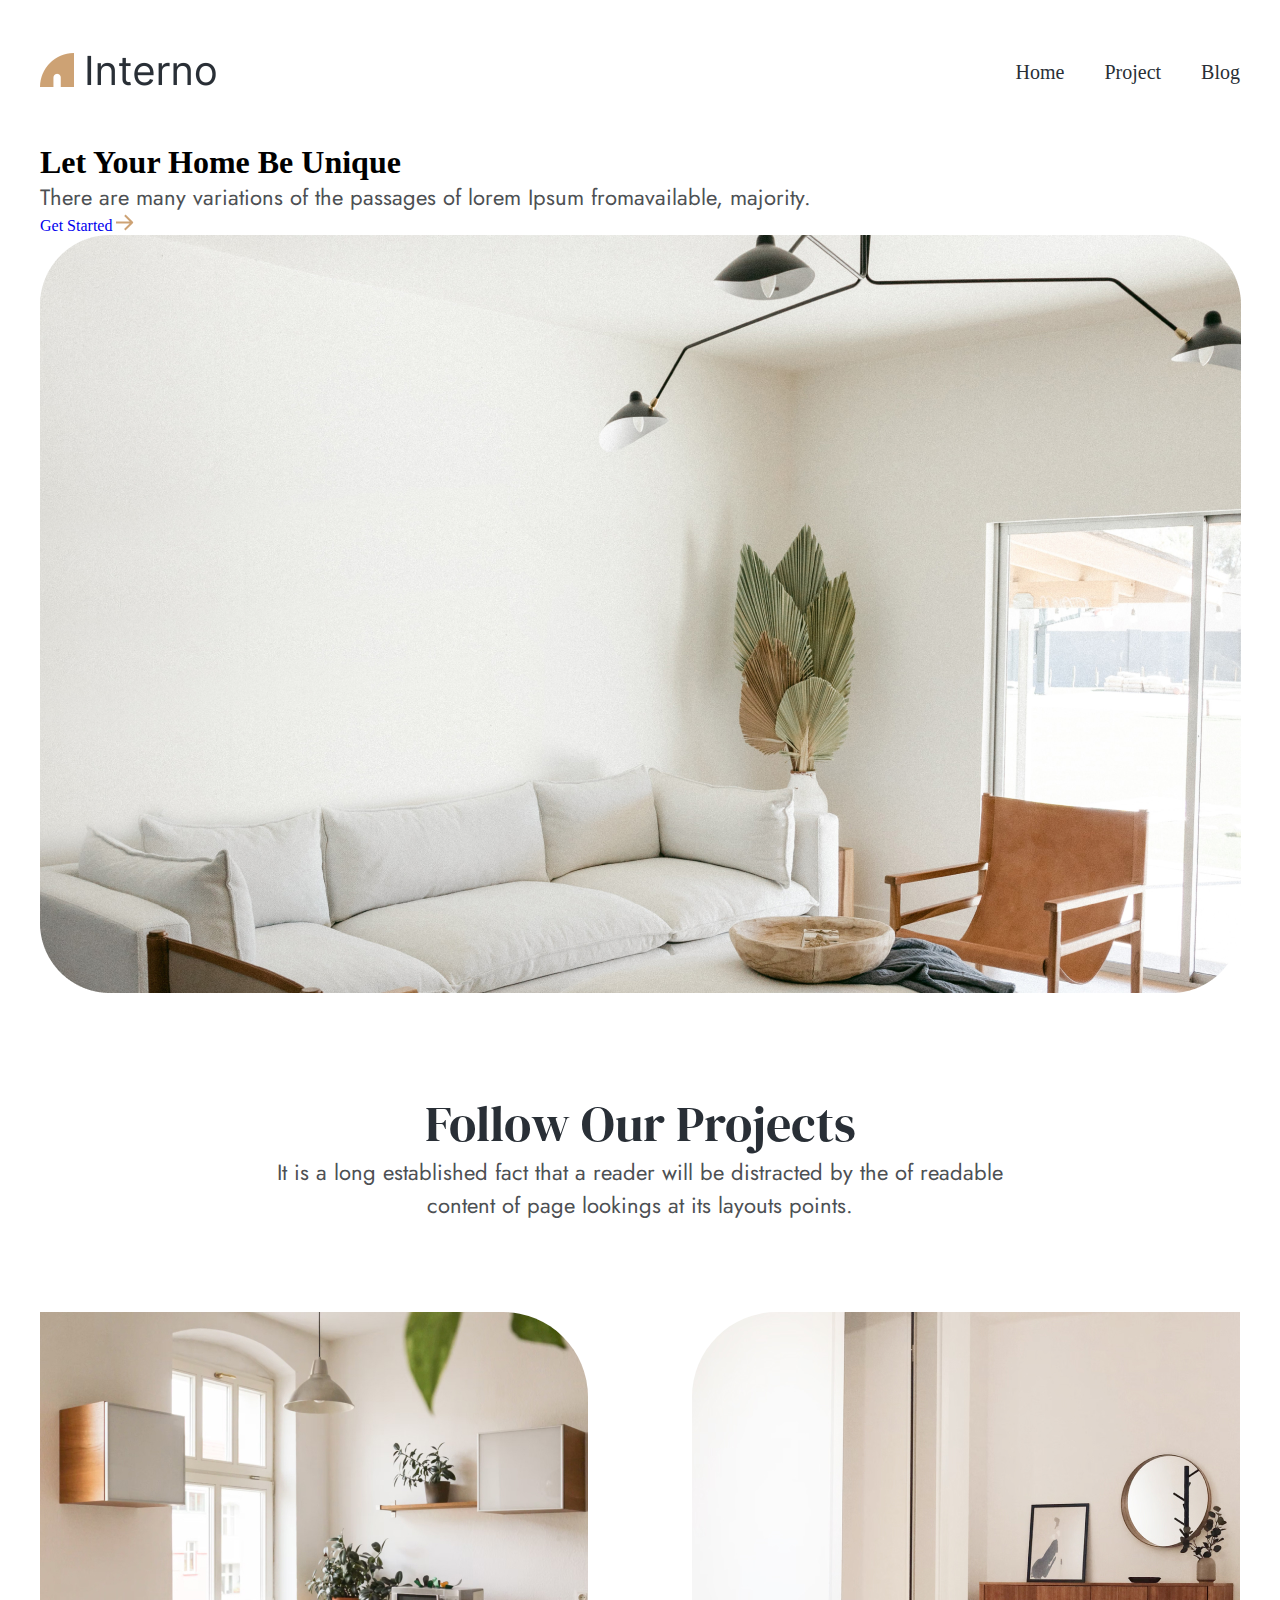
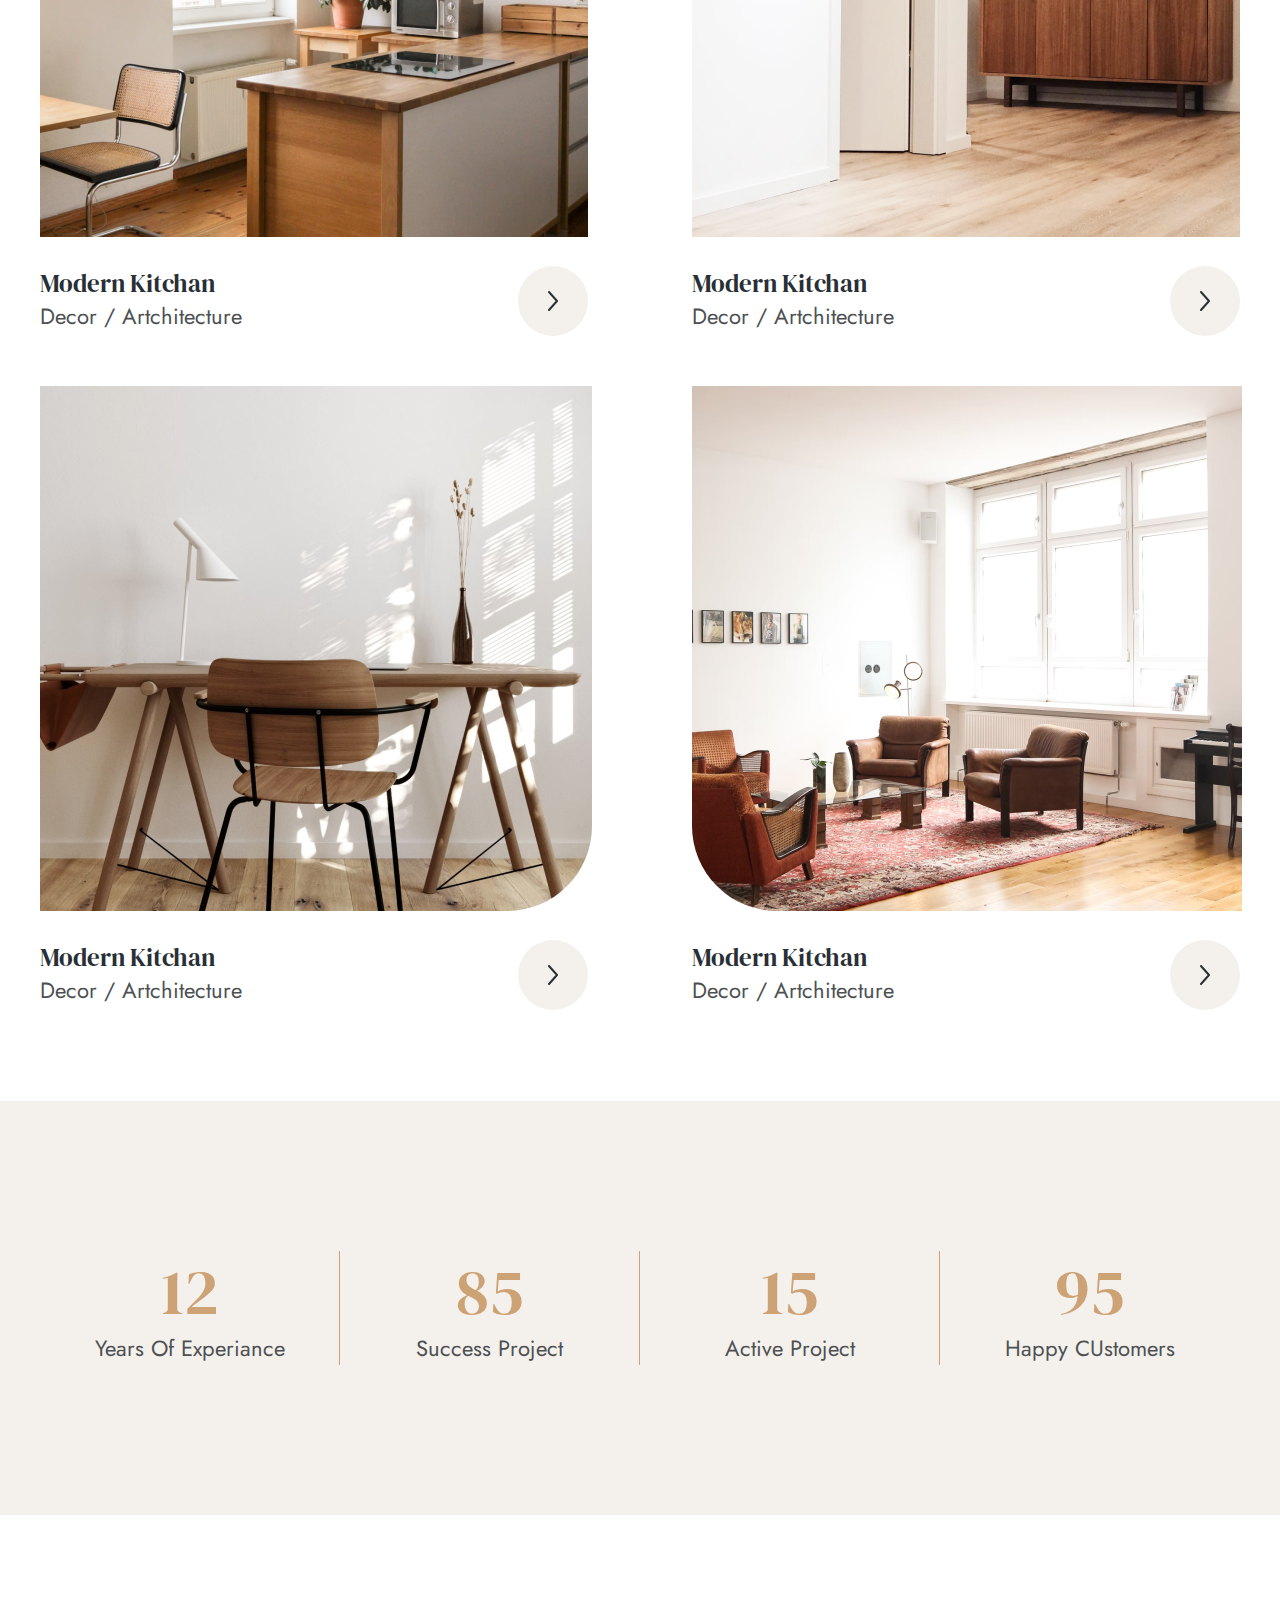
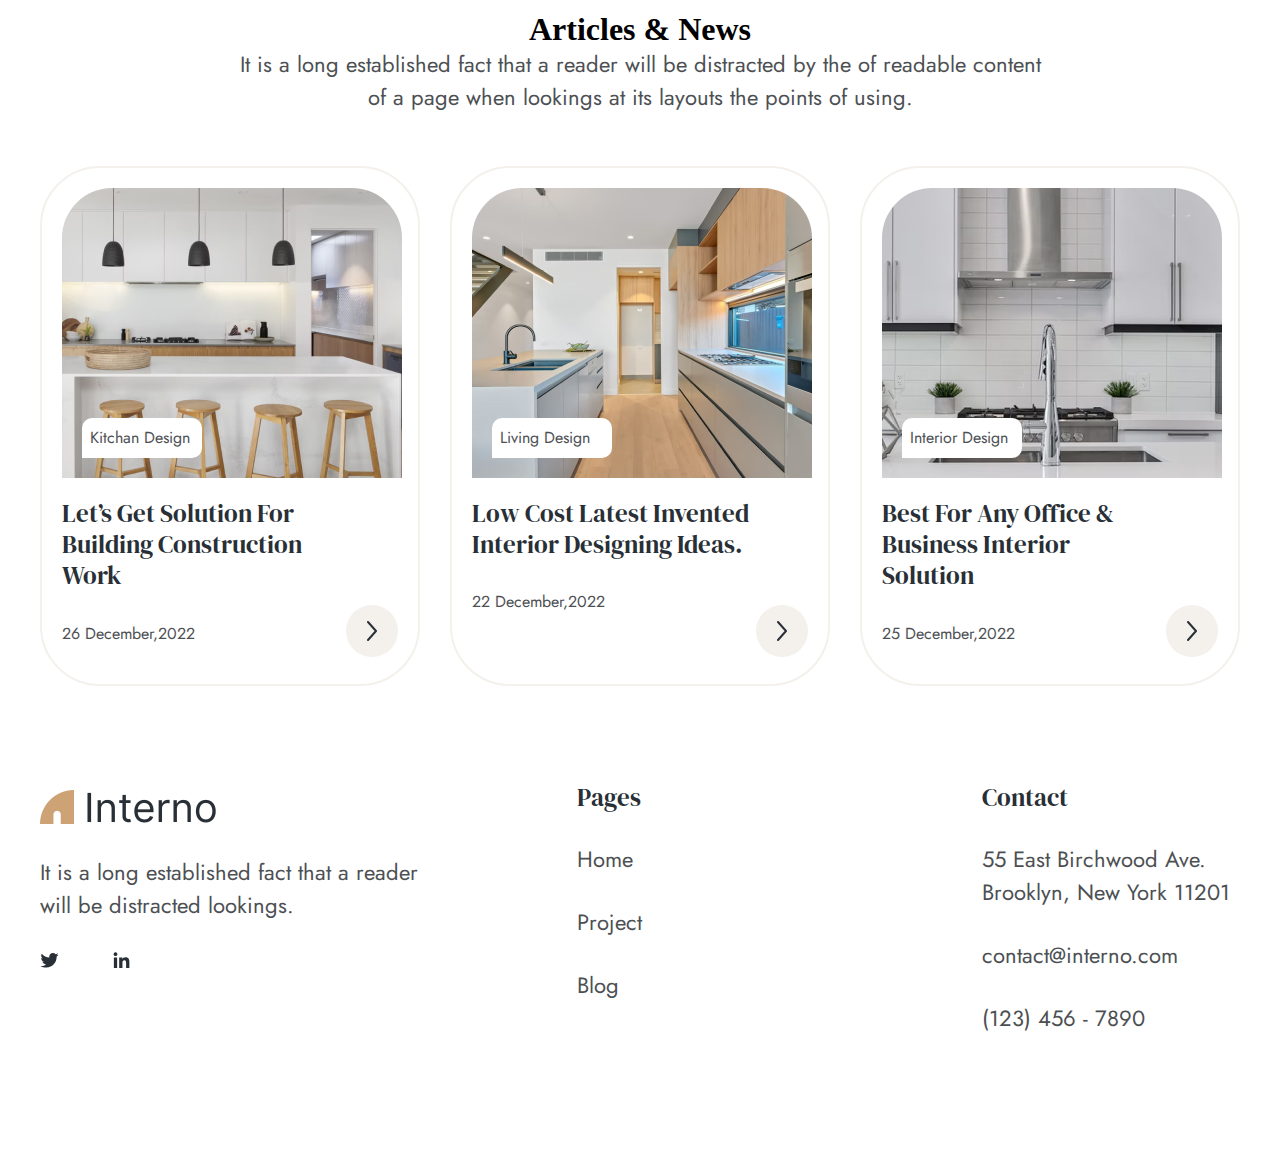
<file: index.html>
<!DOCTYPE html>
<html lang="en">
  <head>
    <meta charset="UTF-8" />
    <meta name="viewport" content="width=device-width, initial-scale=1.0" />
    <title>Document</title>
    <link rel="preconnect" href="https://fonts.googleapis.com" />
    <link rel="preconnect" href="https://fonts.gstatic.com" crossorigin />
    <link rel="preconnect" href="https://fonts.googleapis.com" />
    <link rel="preconnect" href="https://fonts.gstatic.com" crossorigin />
    <link
      href="https://fonts.googleapis.com/css2?family=DM+Serif+Display&family=Jost:wght@100..900&display=swap"
      rel="stylesheet"
    />
    <link rel="stylesheet" href="style.css" />
  </head>
  <body>
    <header class="header">
      <div class="header__row container">
        <div class="header__logo">
          <a href="index.html">
            <img class="logo-img" src="img/Logo (1).png" alt="logo" />
          </a>
        </div>
        <nav class="header__nav">
          <a href="#">Home</a>
          <a href="#">Project</a>
          <a href="#">Blog</a>
        </nav>
      </div>
    </header>
    <section class="banner container" id="home">
      <div class="banner__content">
        <h1 class="banner__content__title">Let Your Home Be Unique</h1>
        <div class="banner__content__subtitle text">
          <p>
            There are many variations of the passages of lorem Ipsum
            fromavailable, majority.
          </p>
        </div>
        <div class="banner__btn">
          <a href="#"
            >Get Started
            <svg
              width="18"
              height="17"
              viewBox="0 0 18 17"
              fill="none"
              xmlns="http://www.w3.org/2000/svg"
            >
              <path
                d="M1 8.43542L14.7232 8.29857M9.61818 1.91138L16.1412 8.43436L9.48677 15.0887"
                stroke="#CDA274"
                stroke-width="2"
                stroke-linecap="square"
                stroke-linejoin="round"
              />
            </svg>
          </a>
        </div>
      </div>
      <div class="banner__bg-img">
        <img src="img/banner.png" alt="background cover" />
      </div>
    </section>
    <section class="project container" id="project">
      <div class="project__heading">
        <h1 class="project__title">Follow Our Projects</h1>
        <h3 class="project__subtitle text">
          It is a long established fact that a reader will be distracted by the
          of readable content of page lookings at its layouts points.
        </h3>
      </div>
      <div class="project__grid">
        <div class="project__item">
          <img
            class="project__item__img radius-tr"
            src="img/project1.jpg"
            alt="photo project"
          />
          <div class="project__item__content">
            <div>
              <h3 class="project__item__content__title title">
                Modern Kitchan
              </h3>
              <h5 class="project__item__content__subtitle text">
                Decor / Artchitecture
              </h5>
            </div>
            <div class="project__item__content__link">
              <svg
                width="10"
                height="20"
                viewBox="0 0 10 20"
                fill="none"
                xmlns="http://www.w3.org/2000/svg"
              >
                <path
                  d="M1 19L9 10L1 1"
                  stroke="#292F36"
                  stroke-width="2"
                  stroke-linecap="round"
                  stroke-linejoin="round"
                />
              </svg>
            </div>
          </div>
        </div>
        <div class="project__item">
          <img
            class="project__item__img radius-tl"
            src="img/project2.jpg"
            alt="photo project"
          />
          <div class="project__item__content">
            <div>
              <h3 class="project__item__content__title title">
                Modern Kitchan
              </h3>
              <h5 class="project__item__content__subtitle text">
                Decor / Artchitecture
              </h5>
            </div>
            <div class="project__item__content__link">
              <svg
                width="10"
                height="20"
                viewBox="0 0 10 20"
                fill="none"
                xmlns="http://www.w3.org/2000/svg"
              >
                <path
                  d="M1 19L9 10L1 1"
                  stroke="#292F36"
                  stroke-width="2"
                  stroke-linecap="round"
                  stroke-linejoin="round"
                />
              </svg>
            </div>
          </div>
        </div>
        <div class="project__item">
          <img
            class="project__item__img radius-br"
            src="img/project3.jpg"
            alt="photo project"
          />
          <div class="project__item__content">
            <div>
              <h3 class="project__item__content__title title">
                Modern Kitchan
              </h3>
              <h5 class="project__item__content__subtitle text">
                Decor / Artchitecture
              </h5>
            </div>
            <div class="project__item__content__link">
              <svg
                width="10"
                height="20"
                viewBox="0 0 10 20"
                fill="none"
                xmlns="http://www.w3.org/2000/svg"
              >
                <path
                  d="M1 19L9 10L1 1"
                  stroke="#292F36"
                  stroke-width="2"
                  stroke-linecap="round"
                  stroke-linejoin="round"
                />
              </svg>
            </div>
          </div>
        </div>
        <div class="project__item">
          <img
            class="project__item__img radius-bl"
            src="img/project4.jpg"
            alt="photo project"
          />
          <div class="project__item__content">
            <div>
              <h3 class="project__item__content__title title">
                Modern Kitchan
              </h3>
              <h5 class="project__item__content__subtitle text">
                Decor / Artchitecture
              </h5>
            </div>
            <div class="project__item__content__link">
              <svg
                width="10"
                height="20"
                viewBox="0 0 10 20"
                fill="none"
                xmlns="http://www.w3.org/2000/svg"
              >
                <path
                  d="M1 19L9 10L1 1"
                  stroke="#292F36"
                  stroke-width="2"
                  stroke-linecap="round"
                  stroke-linejoin="round"
                />
              </svg>
            </div>
          </div>
        </div>
      </div>
    </section>
    <section class="counter container">
      <div class="counter__block">
        <div class="counter__block__item">
          <p class="count">12</p>
          <p class="text">Years Of Experiance</p>
        </div>
        <div class="counter__block__item">
          <p class="count">85</p>
          <p class="text">Success Project</p>
        </div>
        <div class="counter__block__item">
          <p class="count">15</p>
          <p class="text">Active Project</p>
        </div>
        <div class="counter__block__item">
          <p class="count">95</p>
          <p class="text">Happy CUstomers</p>
        </div>
      </div>
    </section>
    <section class="blog container" id="blog">
      <div class="blog__heading">
        <h1 class="blog__title">Articles & News</h1>
        <h3 class="blog__subtitle text">
          It is a long established fact that a reader will be distracted by the
          of readable content of a page when lookings at its layouts the points
          of using.
        </h3>
      </div>
      <div class="blog__flex">
        <div class="blog__item">
          <img class="blog__item__img" src="img/blogCard1.jpg" alt="#" />
          <div class="blog__item__teg">Kitchan Design</div>
          <div class="blog__item__content">
            <h3 class="blog__item__content__title title">
              Let’s Get Solution For Building Construction Work
            </h3>
            <p class="blog__item__content__date">26 December,2022</p>
          </div>
          <div class="blog__item__link">
            <svg
              width="10"
              height="20"
              viewBox="0 0 10 20"
              fill="none"
              xmlns="http://www.w3.org/2000/svg"
            >
              <path
                d="M1 19L9 10L1 1"
                stroke="#292F36"
                stroke-width="2"
                stroke-linecap="round"
                stroke-linejoin="round"
              />
            </svg>
          </div>
        </div>
        <div class="blog__item">
          <img class="blog__item__img" src="img/blogCard2.jpg" alt="#" />
          <div class="blog__item__teg">Living Design</div>
          <div class="blog__item__content">
            <h3 class="blog__item__content__title title">
              Low Cost Latest Invented Interior Designing Ideas.
            </h3>
            <p class="blog__item__content__date">22 December,2022</p>
          </div>
          <div class="blog__item__link">
            <svg
              width="10"
              height="20"
              viewBox="0 0 10 20"
              fill="none"
              xmlns="http://www.w3.org/2000/svg"
            >
              <path
                d="M1 19L9 10L1 1"
                stroke="#292F36"
                stroke-width="2"
                stroke-linecap="round"
                stroke-linejoin="round"
              />
            </svg>
          </div>
        </div>
        <div class="blog__item">
          <img class="blog__item__img" src="img/blogCard3.jpg" alt="#" />
          <div class="blog__item__teg">Interior Design</div>
          <div class="blog__item__content">
            <h3 class="blog__item__content__title title">
              Best For Any Office & Business Interior Solution
            </h3>
            <p class="blog__item__content__date">25 December,2022</p>
          </div>
          <div class="blog__item__link">
            <svg
              width="10"
              height="20"
              viewBox="0 0 10 20"
              fill="none"
              xmlns="http://www.w3.org/2000/svg"
            >
              <path
                d="M1 19L9 10L1 1"
                stroke="#292F36"
                stroke-width="2"
                stroke-linecap="round"
                stroke-linejoin="round"
              />
            </svg>
          </div>
        </div>
      </div>
    </section>
    <footer class="footer container">
      <div class="footer__about">
        <a href="index.html">
          <img class="logo-img" src="img/Logo (1).png" alt="logo" />
        </a>
        <p class="footer__about__text text">
          It is a long established fact that a reader will be distracted
          lookings.
        </p>
        <nav class="footer__about__media">
          <a href="#"
            ><svg
              width="19"
              height="16"
              viewBox="0 0 19 16"
              fill="none"
              xmlns="http://www.w3.org/2000/svg"
            >
              <path
                d="M16.6367 4.59375C17.3398 4.06641 17.9727 3.43359 18.4648 2.69531C17.832 2.97656 17.0938 3.1875 16.3555 3.25781C17.1289 2.80078 17.6914 2.09766 17.9727 1.21875C17.2695 1.64062 16.4609 1.95703 15.6523 2.13281C14.9492 1.39453 14 0.972656 12.9453 0.972656C10.9062 0.972656 9.25391 2.625 9.25391 4.66406C9.25391 4.94531 9.28906 5.22656 9.35938 5.50781C6.30078 5.33203 3.55859 3.85547 1.73047 1.64062C1.41406 2.16797 1.23828 2.80078 1.23828 3.50391C1.23828 4.76953 1.87109 5.89453 2.89062 6.5625C2.29297 6.52734 1.69531 6.38672 1.20312 6.10547V6.14062C1.20312 7.93359 2.46875 9.41016 4.15625 9.76172C3.875 9.83203 3.52344 9.90234 3.20703 9.90234C2.96094 9.90234 2.75 9.86719 2.50391 9.83203C2.96094 11.3086 4.33203 12.3633 5.94922 12.3984C4.68359 13.3828 3.10156 13.9805 1.37891 13.9805C1.0625 13.9805 0.78125 13.9453 0.5 13.9102C2.11719 14.9648 4.05078 15.5625 6.16016 15.5625C12.9453 15.5625 16.6367 9.97266 16.6367 5.08594C16.6367 4.91016 16.6367 4.76953 16.6367 4.59375Z"
                fill="#292F36"
              />
            </svg>
          </a>
          <a href="#"
            ><svg
              width="17"
              height="16"
              viewBox="0 0 17 16"
              fill="none"
              xmlns="http://www.w3.org/2000/svg"
            >
              <path
                d="M4.14062 16H0.871094V5.48828H4.14062V16ZM2.48828 4.08203C1.46875 4.08203 0.625 3.20312 0.625 2.14844C0.625 1.12891 1.46875 0.285156 2.48828 0.285156C3.54297 0.285156 4.38672 1.12891 4.38672 2.14844C4.38672 3.20312 3.54297 4.08203 2.48828 4.08203ZM16.3398 16H13.1055V10.9023C13.1055 9.67188 13.0703 8.125 11.3828 8.125C9.69531 8.125 9.44922 9.42578 9.44922 10.7969V16H6.17969V5.48828H9.30859V6.92969H9.34375C9.80078 6.12109 10.8555 5.24219 12.4375 5.24219C15.7422 5.24219 16.375 7.42188 16.375 10.2344V16H16.3398Z"
                fill="#292F36"
              />
            </svg>
          </a>
        </nav>
      </div>
      <div class="footer__pages-nav">
        <h3 class="footer__pages-nav__title title">Pages</h3>
        <a class="text" href="#home">Home</a>
        <a class="text" href="#project">Project</a>
        <a class="text" href="#blog">Blog</a>
      </div>
      <div class="footer__contact">
        <h3 class="footer__contact__title title">Contact</h3>
        <p class="adress text">
          55 East Birchwood Ave. Brooklyn, New York 11201
        </p>
        <p class="email text">contact@interno.com</p>
        <p class="phone text">(123) 456 - 7890</p>
      </div>
    </footer>
  </body>
</html>
</file>
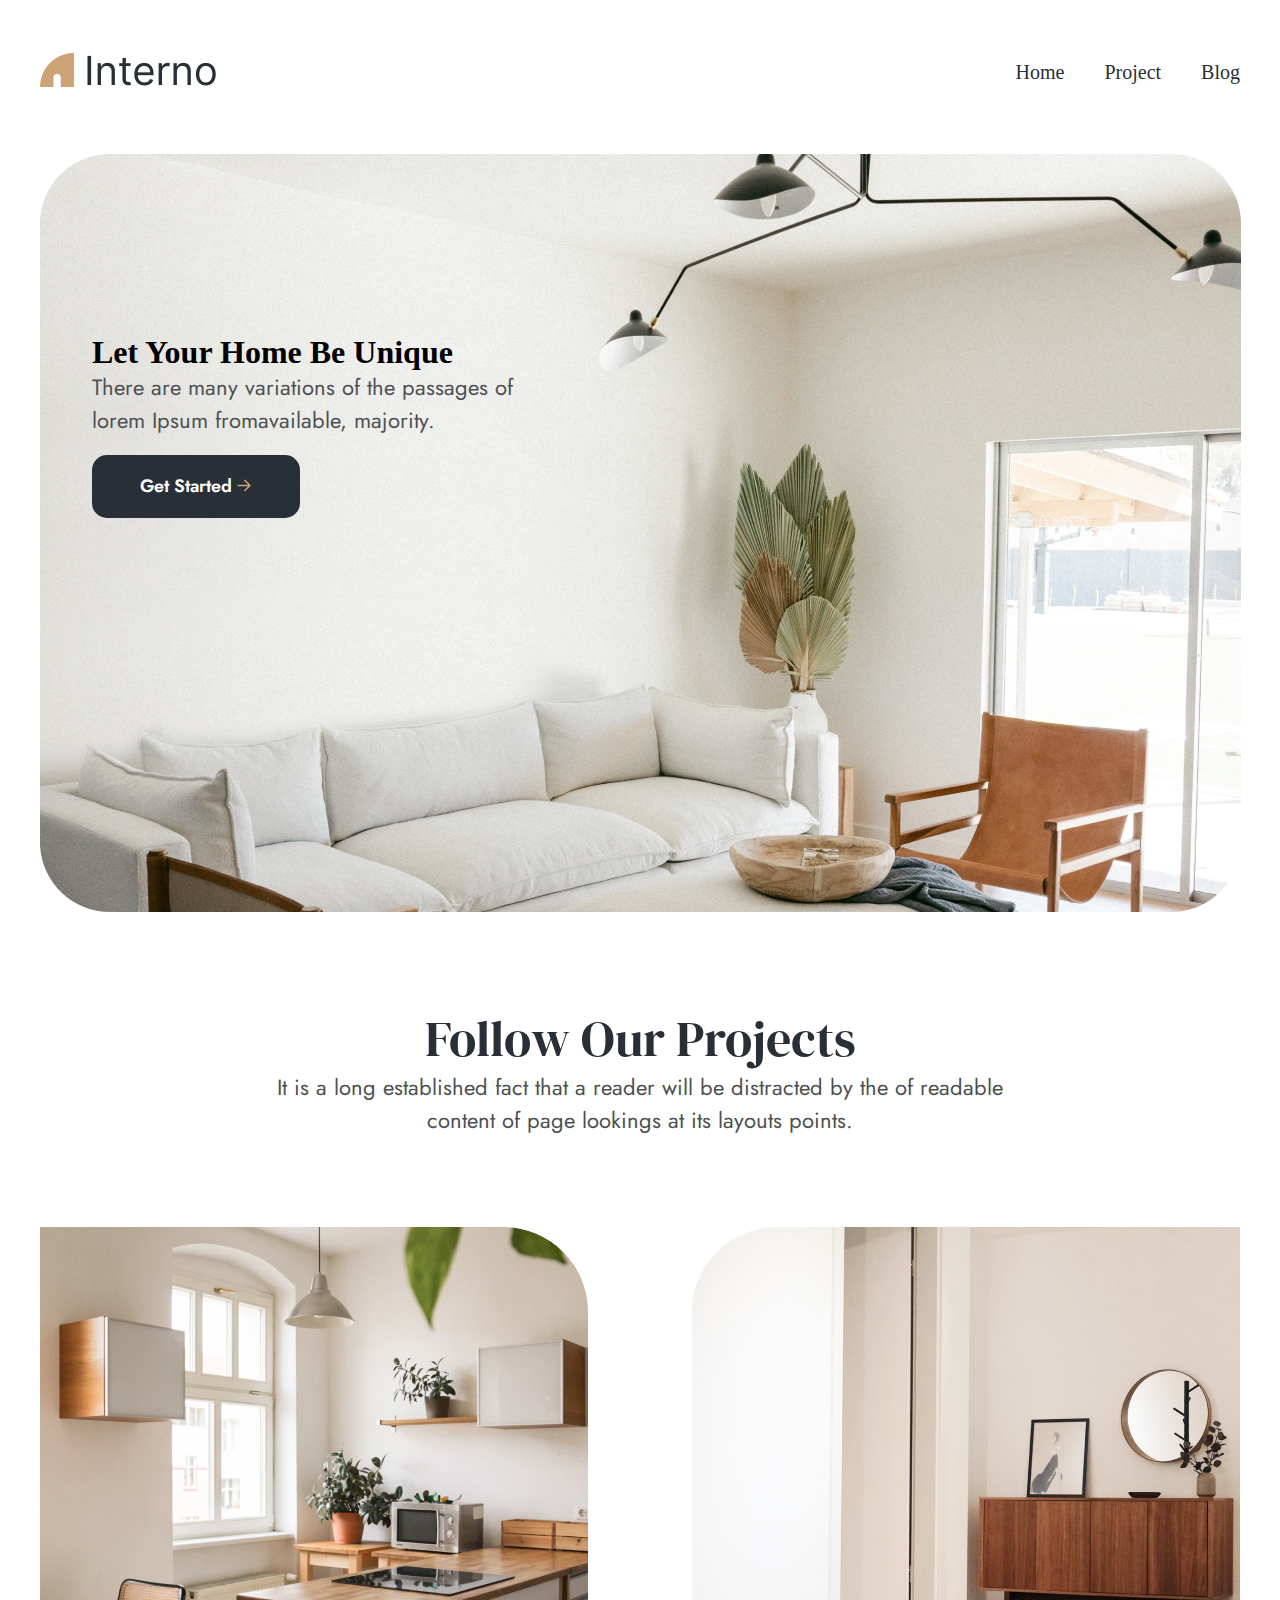
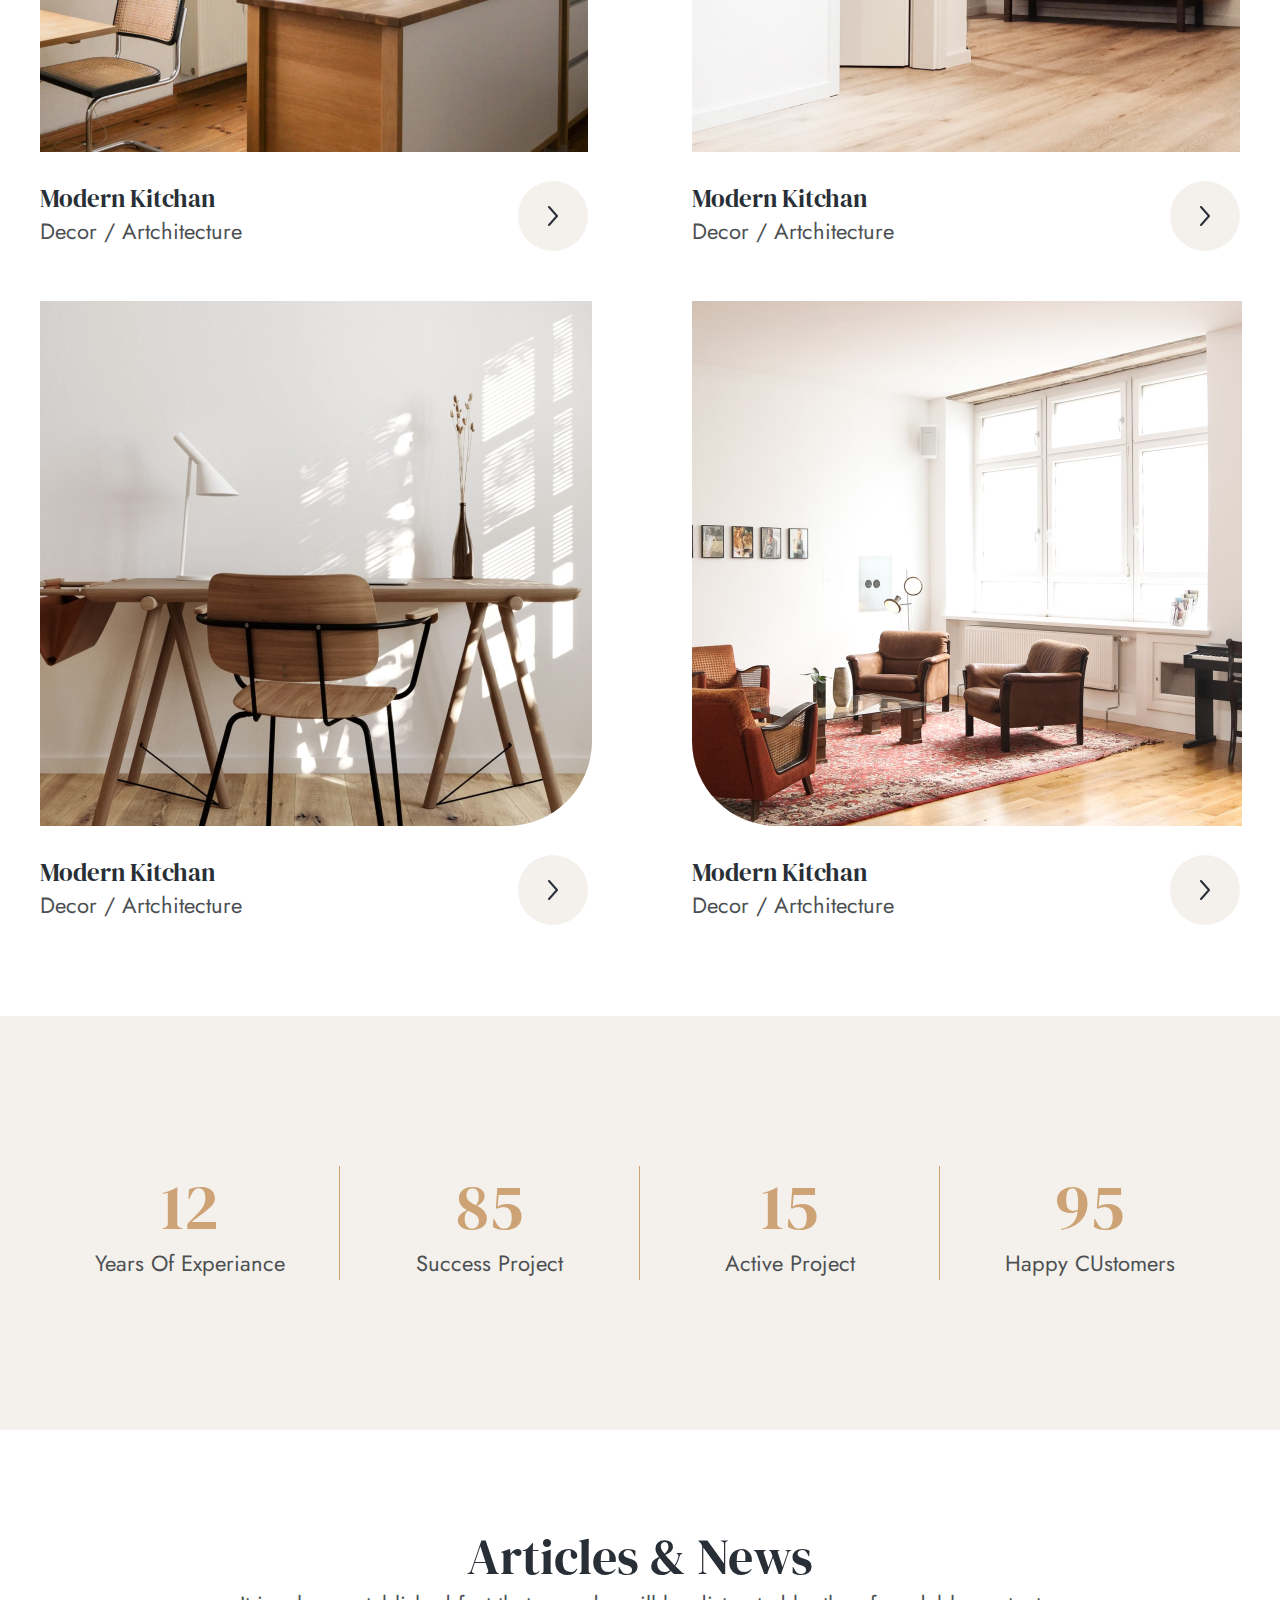
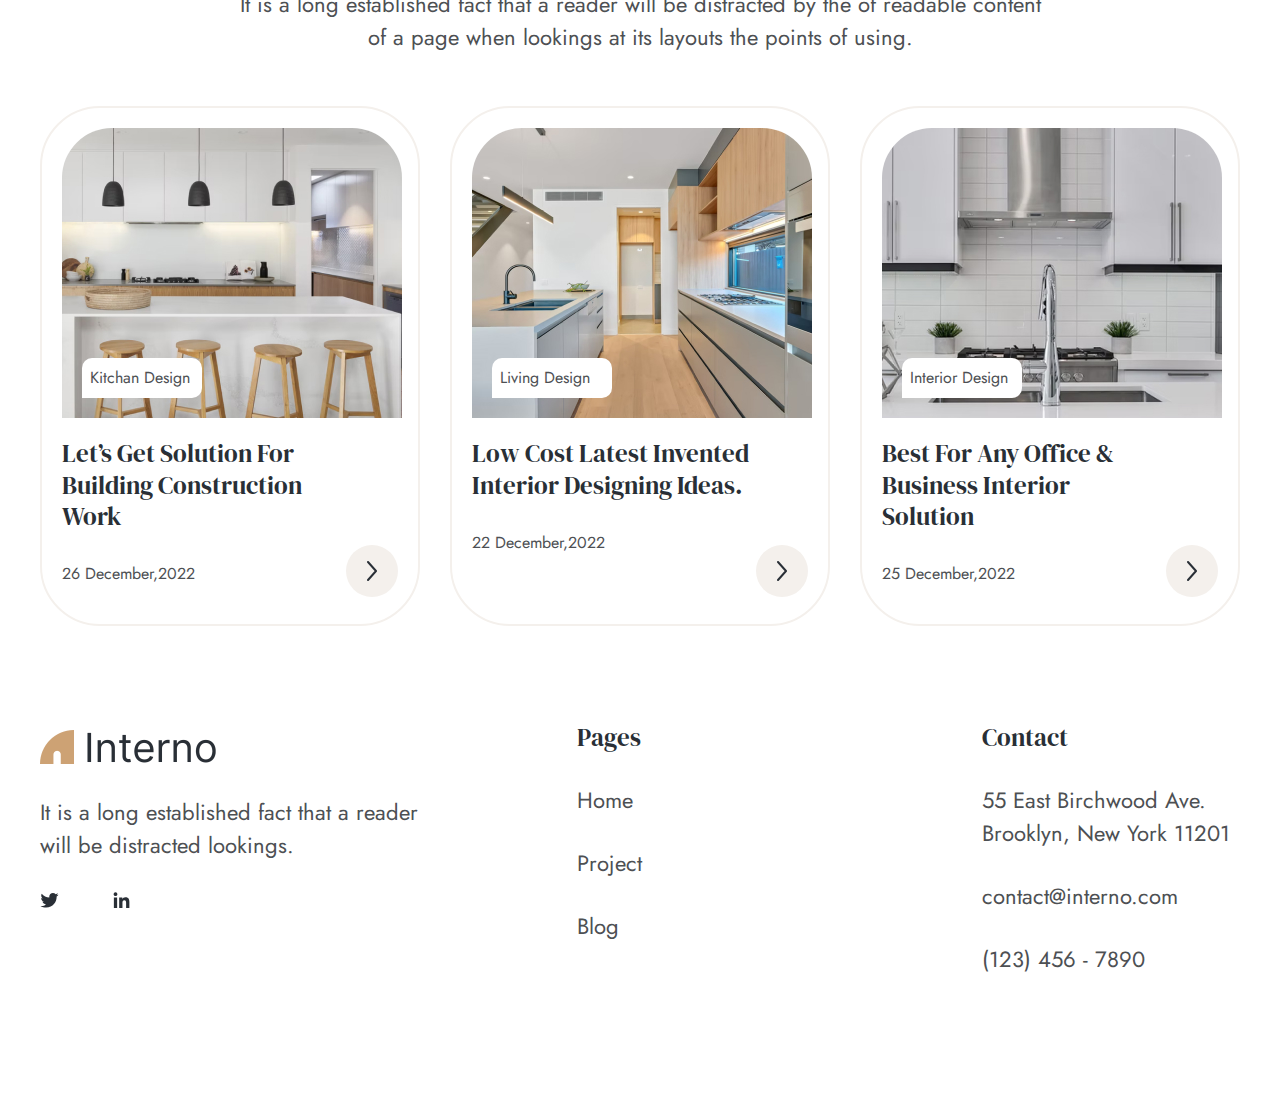
<file: home.html>
<!DOCTYPE html>
<html lang="en">
  <head>
    <meta charset="UTF-8" />
    <meta name="viewport" content="width=device-width, initial-scale=1.0" />
    <title>Home</title>
    <link rel="preconnect" href="https://fonts.googleapis.com" />
    <link rel="preconnect" href="https://fonts.gstatic.com" crossorigin />
    <link
      href="https://fonts.googleapis.com/css2?family=DM+Serif+Display&family=Jost:wght@100..900&display=swap"
      rel="stylesheet"
    />
    <link rel="stylesheet" href="style.css" />
  </head>
  <body>
    <header class="header">
      <div class="header__row container">
        <div class="header__logo">
          <a href="index.html">
            <img class="logo-img" src="img/Logo (1).png" alt="logo" />
          </a>
        </div>
        <nav class="header__nav">
          <a href="home.html">Home</a>
          <a href="#">Project</a>
          <a href="blog.html">Blog</a>
        </nav>
      </div>
    </header>
    <section class="home-banner container" id="home">
      <div class="home-banner__content">
        <h1 class="banner__content__title">Let Your Home Be Unique</h1>
        <div class="home-banner__content__subtitle text">
          <p>
            There are many variations of the passages of lorem Ipsum
            fromavailable, majority.
          </p>
        </div>
        <div class="home-banner__btn">
          <a href="#"
            >Get Started
            <svg
              width="18"
              height="17"
              viewBox="0 0 18 17"
              fill="none"
              xmlns="http://www.w3.org/2000/svg"
            >
              <path
                d="M1 8.43542L14.7232 8.29857M9.61818 1.91138L16.1412 8.43436L9.48677 15.0887"
                stroke="#CDA274"
                stroke-width="2"
                stroke-linecap="square"
                stroke-linejoin="round"
              />
            </svg>
          </a>
        </div>
      </div>
      <div class="home-banner__bg-img">
        <img src="img/banner.png" alt="background cover" />
      </div>
    </section>
    <section class="project container" id="project">
      <div class="project__heading">
        <h1 class="project__title">Follow Our Projects</h1>
        <h3 class="project__subtitle text">
          It is a long established fact that a reader will be distracted by the
          of readable content of page lookings at its layouts points.
        </h3>
      </div>
      <div class="project__grid">
        <div class="project__item">
          <img
            class="project__item__img radius-tr"
            src="img/project1.jpg"
            alt="photo project"
          />
          <div class="project__item__content">
            <div>
              <h3 class="project__item__content__title title">
                Modern Kitchan
              </h3>
              <h5 class="project__item__content__subtitle text">
                Decor / Artchitecture
              </h5>
            </div>
            <div class="project__item__content__link">
              <svg
                width="10"
                height="20"
                viewBox="0 0 10 20"
                fill="none"
                xmlns="http://www.w3.org/2000/svg"
              >
                <path
                  d="M1 19L9 10L1 1"
                  stroke="#292F36"
                  stroke-width="2"
                  stroke-linecap="round"
                  stroke-linejoin="round"
                />
              </svg>
            </div>
          </div>
        </div>
        <div class="project__item">
          <img
            class="project__item__img radius-tl"
            src="img/project2.jpg"
            alt="photo project"
          />
          <div class="project__item__content">
            <div>
              <h3 class="project__item__content__title title">
                Modern Kitchan
              </h3>
              <h5 class="project__item__content__subtitle text">
                Decor / Artchitecture
              </h5>
            </div>
            <div class="project__item__content__link">
              <svg
                width="10"
                height="20"
                viewBox="0 0 10 20"
                fill="none"
                xmlns="http://www.w3.org/2000/svg"
              >
                <path
                  d="M1 19L9 10L1 1"
                  stroke="#292F36"
                  stroke-width="2"
                  stroke-linecap="round"
                  stroke-linejoin="round"
                />
              </svg>
            </div>
          </div>
        </div>
        <div class="project__item">
          <img
            class="project__item__img radius-br"
            src="img/project3.jpg"
            alt="photo project"
          />
          <div class="project__item__content">
            <div>
              <h3 class="project__item__content__title title">
                Modern Kitchan
              </h3>
              <h5 class="project__item__content__subtitle text">
                Decor / Artchitecture
              </h5>
            </div>
            <div class="project__item__content__link">
              <svg
                width="10"
                height="20"
                viewBox="0 0 10 20"
                fill="none"
                xmlns="http://www.w3.org/2000/svg"
              >
                <path
                  d="M1 19L9 10L1 1"
                  stroke="#292F36"
                  stroke-width="2"
                  stroke-linecap="round"
                  stroke-linejoin="round"
                />
              </svg>
            </div>
          </div>
        </div>
        <div class="project__item">
          <img
            class="project__item__img radius-bl"
            src="img/project4.jpg"
            alt="photo project"
          />
          <div class="project__item__content">
            <div>
              <h3 class="project__item__content__title title">
                Modern Kitchan
              </h3>
              <h5 class="project__item__content__subtitle text">
                Decor / Artchitecture
              </h5>
            </div>
            <div class="project__item__content__link">
              <svg
                width="10"
                height="20"
                viewBox="0 0 10 20"
                fill="none"
                xmlns="http://www.w3.org/2000/svg"
              >
                <path
                  d="M1 19L9 10L1 1"
                  stroke="#292F36"
                  stroke-width="2"
                  stroke-linecap="round"
                  stroke-linejoin="round"
                />
              </svg>
            </div>
          </div>
        </div>
      </div>
    </section>
    <section class="counter container">
      <div class="counter__block">
        <div class="counter__block__item">
          <p class="count">12</p>
          <p class="text">Years Of Experiance</p>
        </div>
        <div class="counter__block__item">
          <p class="count">85</p>
          <p class="text">Success Project</p>
        </div>
        <div class="counter__block__item">
          <p class="count">15</p>
          <p class="text">Active Project</p>
        </div>
        <div class="counter__block__item">
          <p class="count">95</p>
          <p class="text">Happy CUstomers</p>
        </div>
      </div>
    </section>
    <section class="blog container" id="blog">
      <div class="blog__heading">
        <h1 class="heading">Articles & News</h1>
        <h3 class="blog__subtitle text">
          It is a long established fact that a reader will be distracted by the
          of readable content of a page when lookings at its layouts the points
          of using.
        </h3>
      </div>
      <div class="blog__flex">
        <div class="blog__item">
          <img class="blog__item__img" src="img/blogCard1.jpg" alt="#" />
          <div class="blog__item__teg">Kitchan Design</div>
          <div class="blog__item__content">
            <h3 class="blog__item__content__title title">
              Let’s Get Solution For Building Construction Work
            </h3>
            <p class="blog__item__content__date">26 December,2022</p>
          </div>
          <div class="blog__item__link">
            <svg
              width="10"
              height="20"
              viewBox="0 0 10 20"
              fill="none"
              xmlns="http://www.w3.org/2000/svg"
            >
              <path
                d="M1 19L9 10L1 1"
                stroke="#292F36"
                stroke-width="2"
                stroke-linecap="round"
                stroke-linejoin="round"
              />
            </svg>
          </div>
        </div>
        <div class="blog__item">
          <img class="blog__item__img" src="img/blogCard2.jpg" alt="#" />
          <div class="blog__item__teg">Living Design</div>
          <div class="blog__item__content">
            <h3 class="blog__item__content__title title">
              Low Cost Latest Invented Interior Designing Ideas.
            </h3>
            <p class="blog__item__content__date">22 December,2022</p>
          </div>
          <div class="blog__item__link">
            <svg
              width="10"
              height="20"
              viewBox="0 0 10 20"
              fill="none"
              xmlns="http://www.w3.org/2000/svg"
            >
              <path
                d="M1 19L9 10L1 1"
                stroke="#292F36"
                stroke-width="2"
                stroke-linecap="round"
                stroke-linejoin="round"
              />
            </svg>
          </div>
        </div>
        <div class="blog__item">
          <img class="blog__item__img" src="img/blogCard3.jpg" alt="#" />
          <div class="blog__item__teg">Interior Design</div>
          <div class="blog__item__content">
            <h3 class="blog__item__content__title title">
              Best For Any Office & Business Interior Solution
            </h3>
            <p class="blog__item__content__date">25 December,2022</p>
          </div>
          <div class="blog__item__link">
            <svg
              width="10"
              height="20"
              viewBox="0 0 10 20"
              fill="none"
              xmlns="http://www.w3.org/2000/svg"
            >
              <path
                d="M1 19L9 10L1 1"
                stroke="#292F36"
                stroke-width="2"
                stroke-linecap="round"
                stroke-linejoin="round"
              />
            </svg>
          </div>
        </div>
      </div>
    </section>
    <footer class="footer container">
      <div class="footer__about">
        <a href="index.html">
          <img class="logo-img" src="img/Logo (1).png" alt="logo" />
        </a>
        <p class="footer__about__text text">
          It is a long established fact that a reader will be distracted
          lookings.
        </p>
        <nav class="footer__about__media">
          <a href="#"
            ><svg
              width="19"
              height="16"
              viewBox="0 0 19 16"
              fill="none"
              xmlns="http://www.w3.org/2000/svg"
            >
              <path
                d="M16.6367 4.59375C17.3398 4.06641 17.9727 3.43359 18.4648 2.69531C17.832 2.97656 17.0938 3.1875 16.3555 3.25781C17.1289 2.80078 17.6914 2.09766 17.9727 1.21875C17.2695 1.64062 16.4609 1.95703 15.6523 2.13281C14.9492 1.39453 14 0.972656 12.9453 0.972656C10.9062 0.972656 9.25391 2.625 9.25391 4.66406C9.25391 4.94531 9.28906 5.22656 9.35938 5.50781C6.30078 5.33203 3.55859 3.85547 1.73047 1.64062C1.41406 2.16797 1.23828 2.80078 1.23828 3.50391C1.23828 4.76953 1.87109 5.89453 2.89062 6.5625C2.29297 6.52734 1.69531 6.38672 1.20312 6.10547V6.14062C1.20312 7.93359 2.46875 9.41016 4.15625 9.76172C3.875 9.83203 3.52344 9.90234 3.20703 9.90234C2.96094 9.90234 2.75 9.86719 2.50391 9.83203C2.96094 11.3086 4.33203 12.3633 5.94922 12.3984C4.68359 13.3828 3.10156 13.9805 1.37891 13.9805C1.0625 13.9805 0.78125 13.9453 0.5 13.9102C2.11719 14.9648 4.05078 15.5625 6.16016 15.5625C12.9453 15.5625 16.6367 9.97266 16.6367 5.08594C16.6367 4.91016 16.6367 4.76953 16.6367 4.59375Z"
                fill="#292F36"
              />
            </svg>
          </a>
          <a href="#"
            ><svg
              width="17"
              height="16"
              viewBox="0 0 17 16"
              fill="none"
              xmlns="http://www.w3.org/2000/svg"
            >
              <path
                d="M4.14062 16H0.871094V5.48828H4.14062V16ZM2.48828 4.08203C1.46875 4.08203 0.625 3.20312 0.625 2.14844C0.625 1.12891 1.46875 0.285156 2.48828 0.285156C3.54297 0.285156 4.38672 1.12891 4.38672 2.14844C4.38672 3.20312 3.54297 4.08203 2.48828 4.08203ZM16.3398 16H13.1055V10.9023C13.1055 9.67188 13.0703 8.125 11.3828 8.125C9.69531 8.125 9.44922 9.42578 9.44922 10.7969V16H6.17969V5.48828H9.30859V6.92969H9.34375C9.80078 6.12109 10.8555 5.24219 12.4375 5.24219C15.7422 5.24219 16.375 7.42188 16.375 10.2344V16H16.3398Z"
                fill="#292F36"
              />
            </svg>
          </a>
        </nav>
      </div>
      <div class="footer__pages-nav">
        <h3 class="footer__pages-nav__title title">Pages</h3>
        <a class="text" href="#home">Home</a>
        <a class="text" href="#project">Project</a>
        <a class="text" href="#blog">Blog</a>
      </div>
      <div class="footer__contact">
        <h3 class="footer__contact__title title">Contact</h3>
        <p class="adress text">
          55 East Birchwood Ave. Brooklyn, New York 11201
        </p>
        <p class="email text">contact@interno.com</p>
        <p class="phone text">(123) 456 - 7890</p>
      </div>
    </footer>
  </body>
</html>
</file>
<file: style.css>
* {
  margin: 0;
  padding: 0;
  box-sizing: border-box;
}

a {
  text-decoration: none;
}

.container {
  padding-left: calc(50% - 600px);
  padding-right: calc(50% - 600px);
}

.logo-img {
  height: 50px;
  width: 177px;
  transition: all 0.2s ease;
}
.logo-img:hover {
  transform: scale(1.2);
}

.heading {
  font-family: DM Serif Display;
  font-size: 50px;
  font-weight: 400;
  line-height: 125%;
  color: #292F36;
}

.title {
  font-family: DM Serif Display;
  font-size: 25px;
  font-weight: 400;
  line-height: 125%;
  color: #292F36;
}

.text {
  font-family: Jost;
  font-size: 22px;
  font-weight: 400;
  line-height: 150%;
  color: #4D5053;
}

.header {
  padding: 45px 0;
}
.header__row {
  display: flex;
  justify-content: space-between;
  align-items: center;
}
.header__nav {
  display: flex;
  gap: 40px;
}
.header__nav a {
  font-size: 20px;
  color: #292F36;
  transition: all 0.2s ease;
}
.header__nav a:hover {
  transform: scale(1.2);
}

.home-banner {
  position: relative;
  min-height: 758px;
  margin-top: 10px;
  padding-top: 180px;
  padding-bottom: 180px;
}
.home-banner__content {
  max-width: 435px;
  margin-left: 52px;
}
.home-banner__content__title {
  font-family: DM Serif Display;
  font-size: 65px;
  font-weight: 400;
  line-height: 125%;
  color: #292F36;
  margin-bottom: 18px;
}
.home-banner__content__subtitle {
  margin-bottom: 18px;
}
.home-banner__btn {
  display: inline-block;
  background-color: #292F36;
  padding: 20px 48px;
  border-radius: 15px;
  font-family: Jost;
  font-size: 18px;
  font-weight: 600;
  line-height: 125%;
  transition: all 0.3s ease;
}
.home-banner__btn a {
  color: #fff;
}
.home-banner__btn svg {
  width: 15px;
  height: 13px;
}
.home-banner__btn:hover {
  background-color: #4D5053;
}
.home-banner__bg-img {
  position: absolute;
  top: 0;
  z-index: -1;
}
.home-banner__bg-img img {
  width: 100%;
  height: 100%;
  -o-object-fit: cover;
     object-fit: cover;
}

.project {
  padding-top: 96px;
  padding-bottom: 96px;
}
.project__heading {
  text-align: center;
  padding: 0 230px 90px;
}
.project__title {
  font-family: DM Serif Display;
  font-size: 50px;
  font-weight: 400;
  line-height: 125%;
  color: #292F36;
}
.project__grid {
  display: grid;
  grid-template-columns: repeat(2, 547px);
  gap: 55px 105px;
}
.project__item {
  width: 548px;
  height: 619px;
}
.project__item .radius-tl {
  border-radius: 85px 0 0 0;
}
.project__item .radius-tr {
  border-radius: 0 85px 0 0;
}
.project__item .radius-br {
  border-radius: 0 0 85px 0;
}
.project__item .radius-bl {
  border-radius: 0 0 0 85px;
}
.project__item__content {
  padding-top: 25px;
  display: flex;
  justify-content: space-between;
  align-items: center;
}
.project__item__content__link {
  height: 70px;
  width: 70px;
  background-color: #F4F0EC;
  border-radius: 50%;
  display: flex;
  justify-content: center;
  align-items: center;
  cursor: pointer;
  transition: all 0.3s ease;
}
.project__item__content__link:hover {
  background-color: #CDA274;
}

.counter {
  background-color: #F4F0EC;
}
.counter__block {
  padding: 150px 0;
  display: flex;
}
.counter__block__item {
  width: 300px;
  text-align: center;
}
.counter__block__item:not(:last-child) {
  border-right: #CDA274 1px solid;
}
.counter__block__item .count {
  font-family: DM Serif Display;
  font-size: 65px;
  font-weight: 400;
  line-height: 125%;
  color: #CDA274;
}
.counter__block__item .count:hover {
  -webkit-text-stroke: 2px #292F36;
}

.blog {
  padding-top: 96px;
  padding-bottom: 96px;
}
.blog__heading {
  text-align: center;
  padding: 0 195px 52px;
}
.blog__flex {
  display: flex;
  flex-wrap: wrap;
  gap: 30px;
}
.blog__item {
  font-size: 0;
  position: relative;
  width: 380px;
  height: 520px;
  border: 2px solid #F4F0EC;
  border-radius: 60px;
  padding: 20px;
}
.blog__item__img {
  border-radius: 50px 50px 0 0;
}
.blog__item__teg {
  position: absolute;
  top: 250px;
  left: 40px;
  width: 120px;
  height: 40px;
  padding: 8px;
  background-color: #fff;
  border-radius: 10px 10px 10px 0;
  font-family: Jost;
  font-size: 16px;
  font-weight: 400;
  line-height: 150%;
  color: #4D5053;
}
.blog__item__content {
  padding-top: 20px;
}
.blog__item__content__title {
  padding-right: 52px;
  margin-bottom: 30px;
}
.blog__item__content__date {
  font-family: Jost;
  font-size: 16px;
  font-weight: 400;
  line-height: 150%;
  color: #4D5053;
}
.blog__item__link {
  position: absolute;
  bottom: 27px;
  right: 20px;
  height: 52px;
  width: 52px;
  background-color: #F4F0EC;
  border-radius: 50%;
  display: flex;
  justify-content: center;
  align-items: center;
  cursor: pointer;
}
.blog__item__link:hover {
  transform: scale(1.2);
}
.blog__item:hover {
  background-color: #F4F0EC;
}
.blog__item:hover .blog__item__link {
  background-color: #fff;
}

.footer {
  padding-bottom: 130px;
  display: flex;
  justify-content: space-between;
}
.footer__about {
  max-width: 390px;
}
.footer__about__text {
  padding-top: 20px;
  padding-bottom: 30px;
}
.footer__about__media a {
  margin-right: 50px;
}
.footer__about__media a:hover svg {
  transform: scale(1.3);
}
.footer__pages-nav {
  width: 258px;
  display: flex;
  flex-direction: column;
  gap: 30px;
}
.footer__pages-nav a:hover {
  font-weight: 700;
}
.footer__contact {
  max-width: 258px;
  display: flex;
  flex-direction: column;
  gap: 30px;
}

.blog__banner {
  height: 356px;
  background-image: url(img/blogBanner.jpg);
  background-size: cover;
  display: flex;
  justify-content: center;
  align-items: flex-end;
  margin-bottom: 200px;
}

.breadcrumb {
  background-color: #fff;
  padding: 41px 78px;
  max-width: 503px;
  border-radius: 35px 35px 0 0;
  text-align: center;
}
.breadcrumb__way a:not(:last-child)::after {
  content: "/";
  color: #292F36;
  margin-right: 2px;
  padding-left: 5px;
}

.breadcrumb__way a {
  transition: all 0.2s ease;
}
.breadcrumb__way a:hover {
  font-weight: 700;
}

.latest-post__card {
  margin-top: 30px;
  margin-bottom: 150px;
  border: 2px solid #F4F0EC;
  border-radius: 60px;
  display: flex;
  gap: 65px;
  padding: 22px;
}
.latest-post__card__content {
  position: relative;
  padding: 51px 60px 0 0;
  display: flex;
  flex-direction: column;
  gap: 40px;
}
.latest-post__card__content__date {
  margin-top: 10px;
}

.articles {
  margin-bottom: 200px;
}
.articles__heading {
  margin-bottom: 30px;
}
.articles__pagination {
  margin-top: 50px;
  display: flex;
  justify-content: center;
  gap: 20px;
}
.articles__pagination__link {
  height: 52px;
  width: 52px;
  border: 1px solid #F4F0EC;
  border-radius: 50%;
  display: flex;
  justify-content: center;
  align-items: center;
  cursor: pointer;
  transition: all 0.2s ease;
}
.articles__pagination__link:hover {
  transform: scale(1.2);
}

.current {
  background-color: #F4F0EC;
}/*# sourceMappingURL=style.css.map */
</file>
